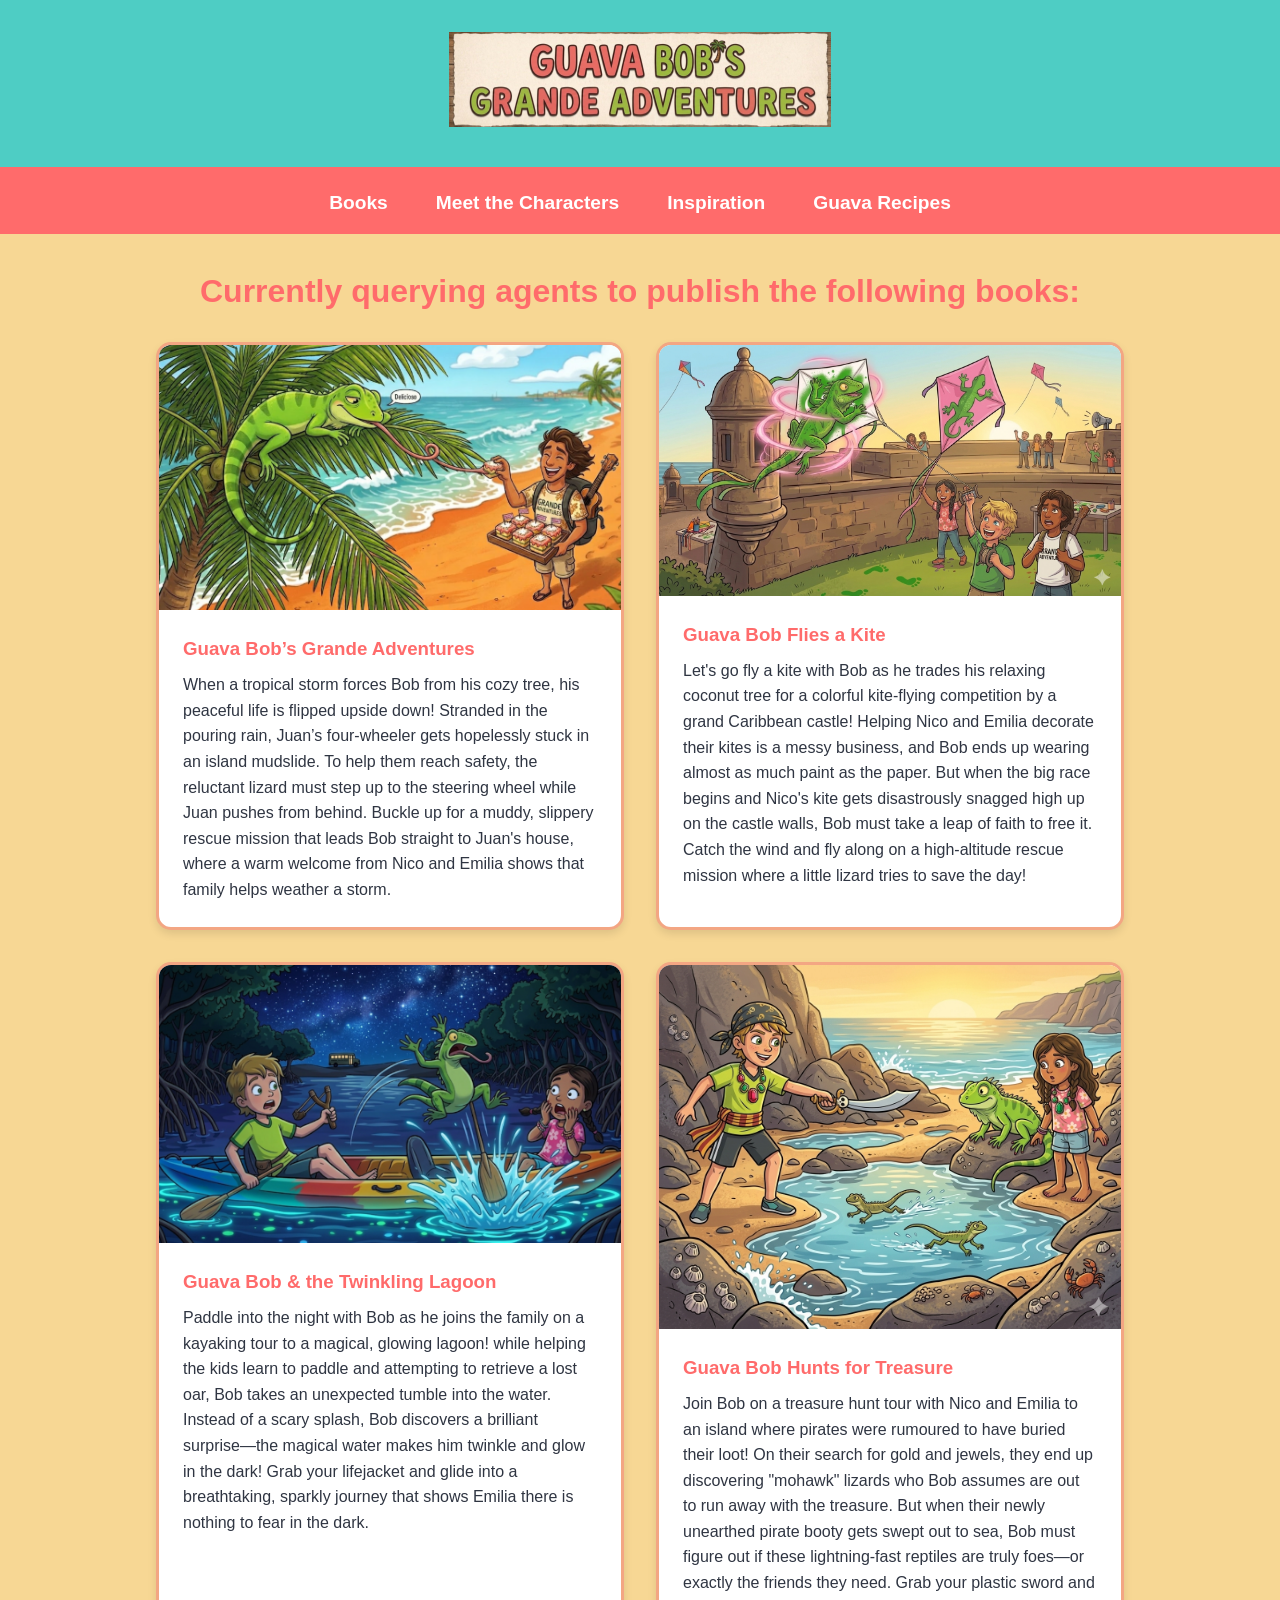
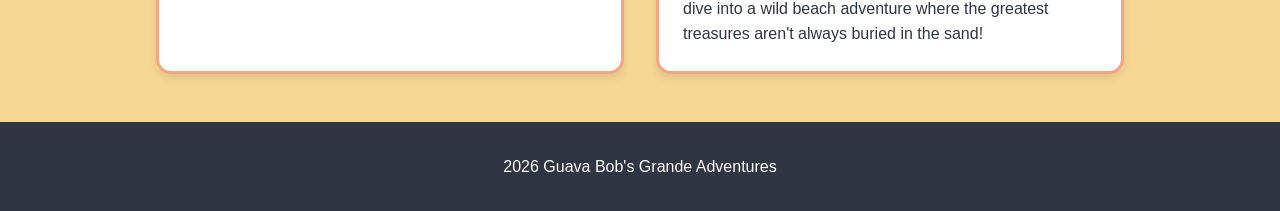
<file: index.html>
<!DOCTYPE html>
<html lang="en">
<head>
    <meta charset="UTF-8">
    <meta name="viewport" content="width=device-width, initial-scale=1.0">
    <title>Guava Bob's Grande Adventures - Books</title>
    <link rel="stylesheet" href="style.css">
</head>
<body>
    <header>
        <img src="images/Guava Bob Main Title.png" alt="Guava Bob's Grande Adventures" class="logo">
    </header>

    <nav>
        <ul>
            <li><a href="index.html">Books</a></li>
            <li><a href="characters.html">Meet the Characters</a></li>
            <li><a href="inspiration.html">Inspiration</a></li>
            <li><a href="recipes.html">Guava Recipes</a></li>
        </ul>
    </nav>

    <main>
        <h1>Currently querying agents to publish the following books:</h1>
        <div class="card-container">
            <!-- Book 1 -->
            <div class="card">
                <img src="images/bookcover/GuavaBobGrandeIAdventures.png" alt="Guava Bob’s Grande Adventures">
                <div class="card-content">
                    <h3>Guava Bob’s Grande Adventures</h3>
                    <p>When a tropical storm forces Bob from his cozy tree, his peaceful life is flipped upside down! Stranded in the pouring rain, Juan’s four-wheeler gets hopelessly stuck in an island mudslide. To help them reach safety, the reluctant lizard must step up to the steering wheel while Juan pushes from behind. Buckle up for a muddy, slippery rescue mission that leads Bob straight to Juan's house, where a warm welcome from Nico and Emilia shows that family helps weather a storm.</p>
                 </div>
            </div>

            <!-- Book 2 -->
            <div class="card">
                <img src="images/bookcover/kiteflyingCover.png" alt="Guava Bob Flies a Kite">
                <div class="card-content">
                    <h3>Guava Bob Flies a Kite</h3>
                     <p>Let's go fly a kite with Bob as he trades his relaxing coconut tree for a colorful kite-flying competition by a grand Caribbean castle! Helping Nico and Emilia decorate their kites is a messy business, and Bob ends up wearing almost as much paint as the paper. But when the big race begins and Nico's kite gets disastrously snagged high up on the castle walls, Bob must take a leap of faith to free it. Catch the wind and fly along on a high-altitude rescue mission where a little lizard tries to save the day!</p>
               </div>
            </div>

            <!-- Book 3 -->
            <div class="card">
                <img src="images/bookcover/GuavaBobAndTheTwinklingLagoon.png" alt="Guava Bob & the Twinkling Lagoon">
                <div class="card-content">
                    <h3>Guava Bob & the Twinkling Lagoon</h3>
                    <p>Paddle into the night with Bob as he joins the family on a kayaking tour to a magical, glowing lagoon! while helping the kids learn to paddle and attempting to retrieve a lost oar, Bob takes an unexpected tumble into the water. Instead of a scary splash, Bob discovers a brilliant surprise—the magical water makes him twinkle and glow in the dark! Grab your lifejacket and glide into a breathtaking, sparkly journey that shows Emilia there is nothing to fear in the dark.</p>
                </div>
            </div>

            <!-- Book 4 -->
            <div class="card">
                <img src="images/bookcover/TreasureHuntCover.png" alt="Guava Bob Hunts for Treasure">
                <div class="card-content">
                    <h3>Guava Bob Hunts for Treasure</h3>
                    <p>Join Bob on a treasure hunt tour with Nico and Emilia to an island where pirates were rumoured to have buried their loot! On their search for gold and jewels, they end up discovering "mohawk" lizards who Bob assumes are out to run away with the treasure. But when their newly unearthed pirate booty gets swept out to sea, Bob must figure out if these lightning-fast reptiles are truly foes—or exactly the friends they need. Grab your plastic sword and dive into a wild beach adventure where the greatest treasures aren't always buried in the sand!</p>
                </div>
            </div>
        </div>
    </main>

    <footer>
        <p> 2026 Guava Bob's Grande Adventures</p>
    </footer>
</body>
</html>
</file>
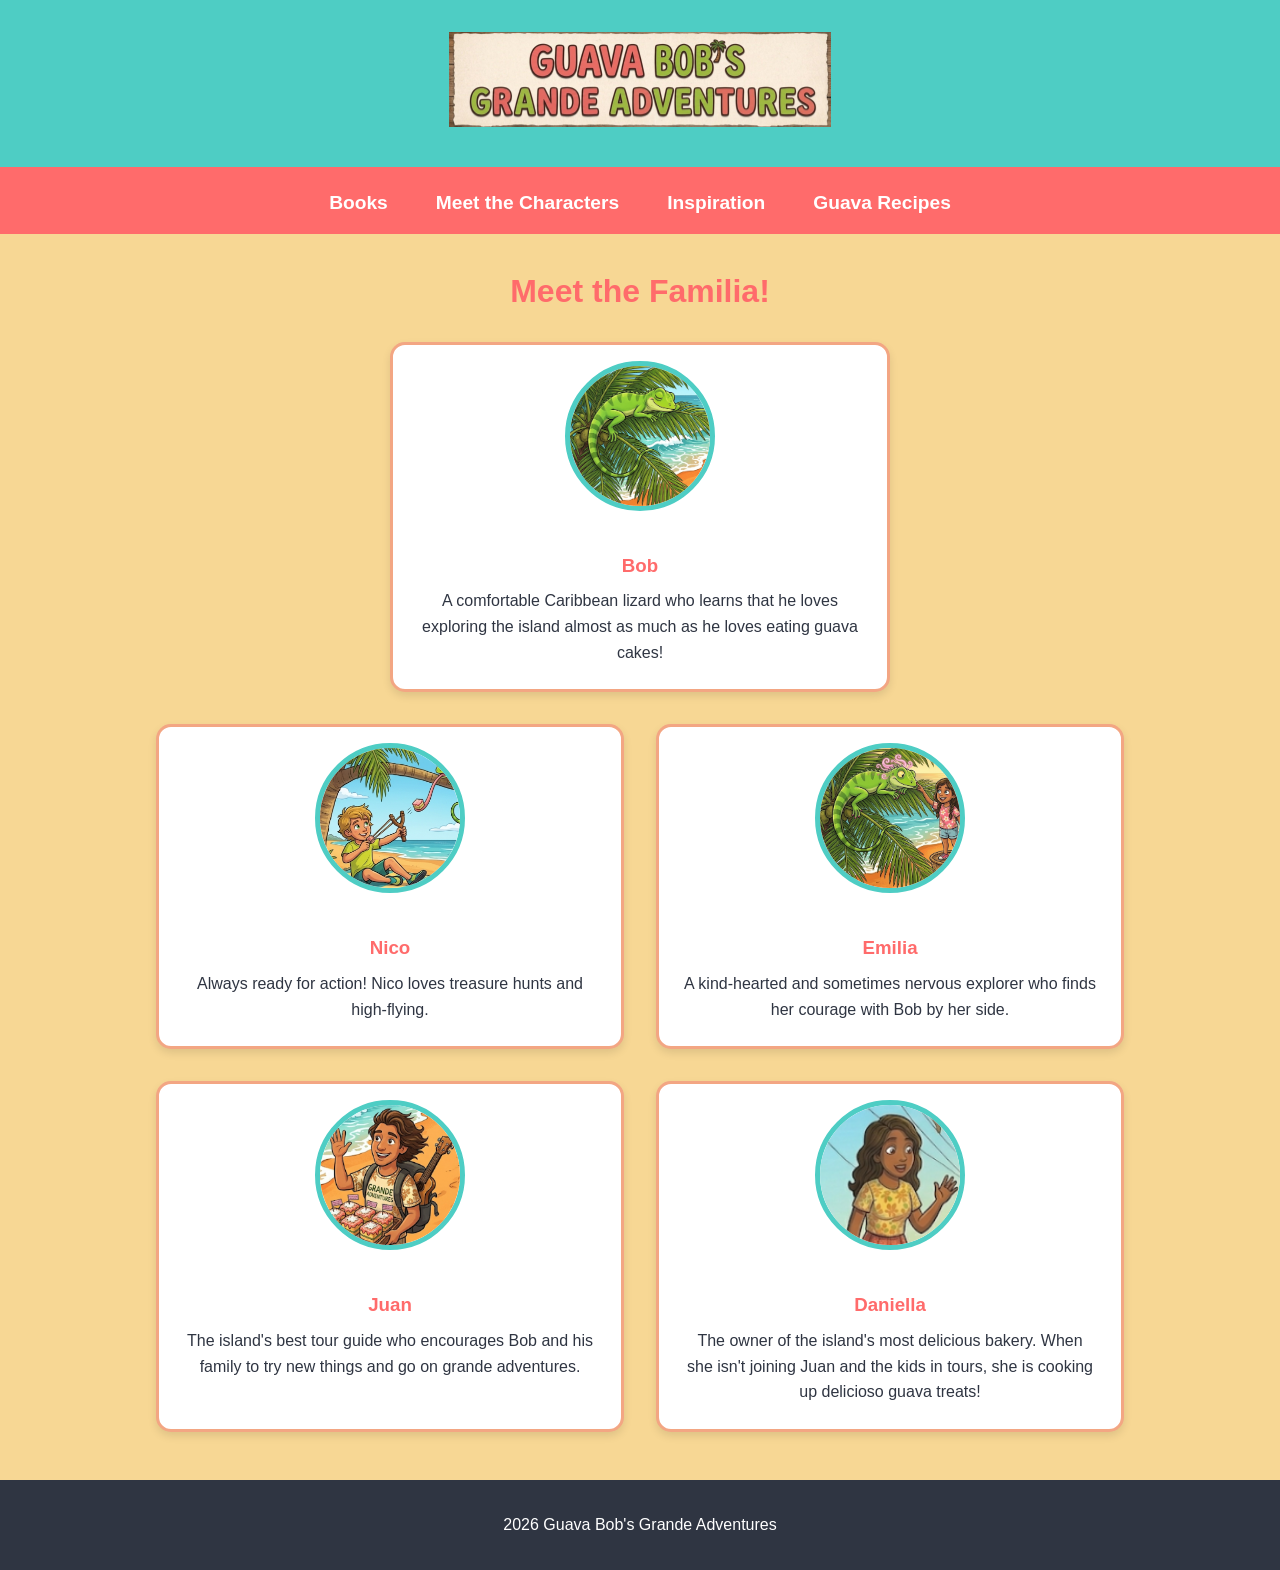
<file: characters.html>
<!DOCTYPE html>
<html lang="en">
<head>
    <meta charset="UTF-8">
    <meta name="viewport" content="width=device-width, initial-scale=1.0">
    <title>Meet the Characters - Guava Bob's Grande Adventures</title>
    <link rel="stylesheet" href="style.css">
    <style>
        .character-grid {
            display: grid;
            grid-template-columns: 1fr 1fr;
            gap: 2rem;
        }
        .character-card.featured {
            grid-column: 1 / -1;
            max-width: 500px;
            margin: 0 auto;
        }
        @media (max-width: 600px) {
            .character-grid {
                grid-template-columns: 1fr;
            }
        }
    </style>
</head>
<body>
    <header>
        <img src="images/Guava Bob Main Title.png" alt="Guava Bob's Grande Adventures" class="logo">
    </header>

    <nav>
        <ul>
            <li><a href="index.html">Books</a></li>
            <li><a href="characters.html">Meet the Characters</a></li>
            <li><a href="inspiration.html">Inspiration</a></li>
            <li><a href="recipes.html">Guava Recipes</a></li>
        </ul>
    </nav>

    <main>
        <h1>Meet the Familia!</h1>
        <div class="character-grid">
            <!-- Bob (Top) -->
            <div class="character-card card featured">
                <img src="images/characters/GuavaBobInTree.png" alt="Bob">
                <div class="card-content">
                    <h3>Bob</h3>
                    <p>A comfortable Caribbean lizard who learns that he loves exploring the island almost as much as he loves eating guava cakes!</p>
                </div>
            </div>

            <!-- Nico and Emilia (Middle) -->
            <div class="character-card card">
                <img src="images/characters/NicoSlingshotGuavacakes.png" alt="Nico">
                <div class="card-content">
                    <h3>Nico</h3>
                    <p>Always ready for action! Nico loves treasure hunts and high-flying.</p>
                </div>
            </div>

            <div class="character-card card">
                <img src="images/characters/EmiliaBoopingBobPaintedNails.png" alt="Emilia">
                <div class="card-content">
                    <h3>Emilia</h3>
                    <p>A kind-hearted and sometimes nervous explorer who finds her courage with Bob by her side.</p>
                </div>
            </div>

            <!-- Juan and Daniella (Bottom) -->
            <div class="character-card card">
                <img src="images/characters/JuanBeachHoldingGuavaCakes.png" alt="Juan">
                <div class="card-content">
                    <h3>Juan</h3>
                    <p>The island's best tour guide who encourages Bob and his family to try new things and go on grande adventures.</p>
                </div>
            </div>

            <div class="character-card card">
                <img src="images/characters/DaniellaHeadshot.png" alt="Daniella">
                <div class="card-content">
                    <h3>Daniella</h3>
                    <p>The owner of the island's most delicious bakery. When she isn't joining Juan and the kids in tours, she is cooking up delicioso guava treats!</p>
                </div>
            </div>
        </div>
    </main>

    <footer>
        <p> 2026 Guava Bob's Grande Adventures</p>
    </footer>
</body>
</html>
</file>
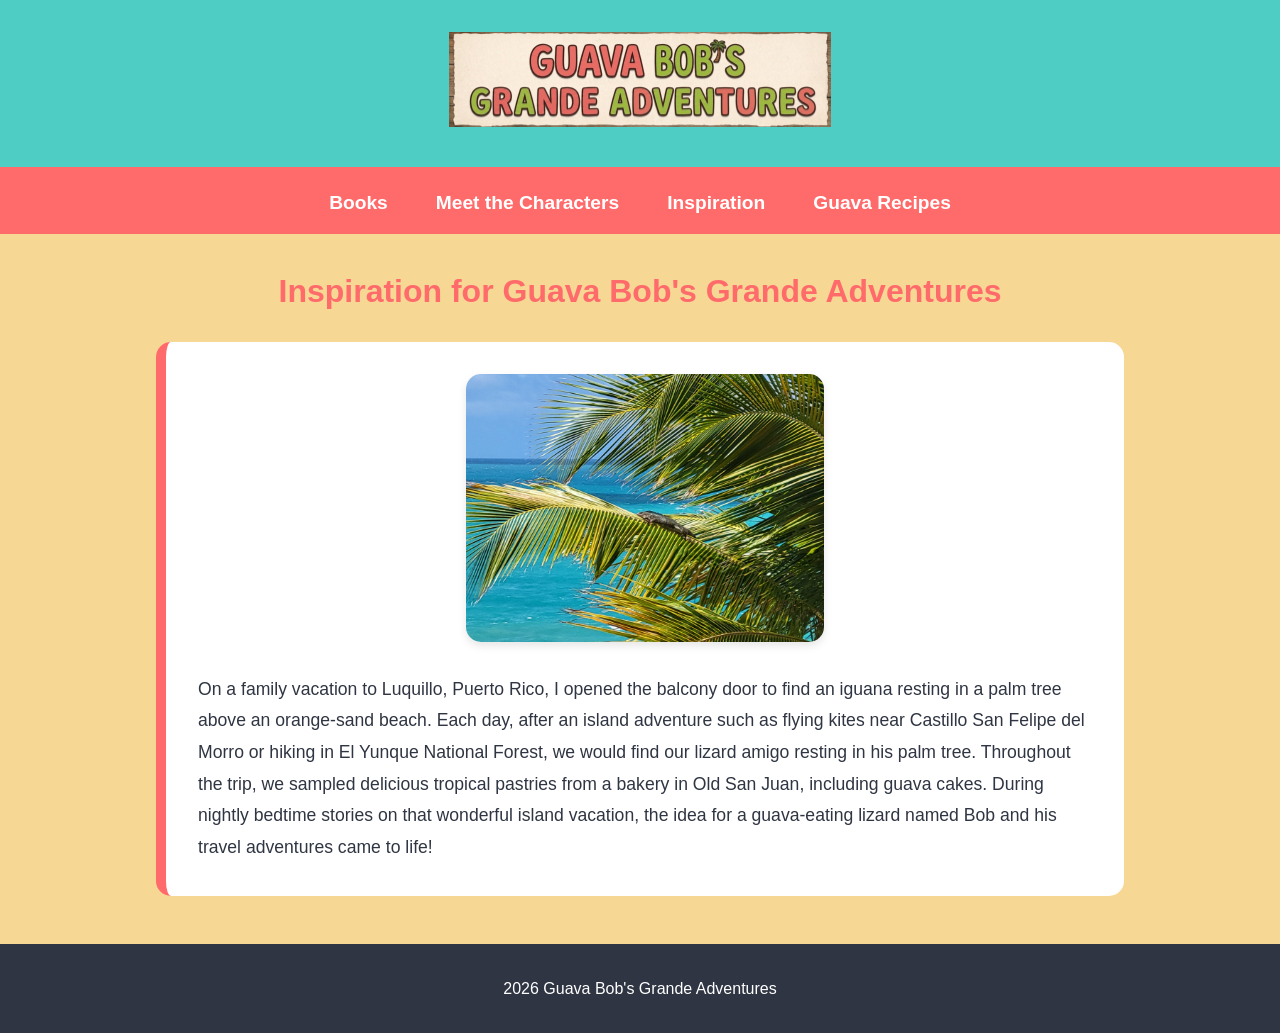
<file: inspiration.html>
<!DOCTYPE html>
<html lang="en">
<head>
    <meta charset="UTF-8">
    <meta name="viewport" content="width=device-width, initial-scale=1.0">
    <title>Inspiration - Guava Bob's Grande Adventures</title>
    <link rel="stylesheet" href="style.css">
    <style>
        .inspiration-container {
            display: flex;
            flex-direction: column;
            align-items: center;
            gap: 2rem;
            background: var(--white);
            padding: 2rem;
            border-radius: 15px;
            border-left: 10px solid var(--guava-pink);
        }
        .inspiration-image {
            max-width: 40%;
            height: auto;
            border-radius: 15px;
            box-shadow: 0 4px 8px rgba(0,0,0,0.1);
        }
        .inspiration-text {
            font-size: 1.1rem;
            line-height: 1.8;
        }
    </style>
</head>
<body>
    <header>
        <img src="images/Guava Bob Main Title.png" alt="Guava Bob's Grande Adventures" class="logo">
    </header>

    <nav>
        <ul>
            <li><a href="index.html">Books</a></li>
            <li><a href="characters.html">Meet the Characters</a></li>
            <li><a href="inspiration.html">Inspiration</a></li>
            <li><a href="recipes.html">Guava Recipes</a></li>
        </ul>
    </nav>

    <main>
        <h1>Inspiration for Guava Bob's Grande Adventures</h1>
        <div class="inspiration-container">
            <img src="images/characters/guavaBobREALPhoto.jpg" alt="The REAL Guava Bob" class="inspiration-image">
            <div class="inspiration-text">
                <p>On a family vacation to Luquillo, Puerto Rico, I opened the balcony door to find an iguana resting in a palm tree above an orange-sand beach. Each day, after an island adventure such as flying kites near Castillo San Felipe del Morro or hiking in El Yunque National Forest, we would find our lizard amigo resting in his palm tree. Throughout the trip, we sampled delicious tropical pastries from a bakery in Old San Juan, including guava cakes. During nightly bedtime stories on that wonderful island vacation, the idea for a guava-eating lizard named Bob and his travel adventures came to life!</p>
            </div>
        </div>
    </main>

    <footer>
        <p> 2026 Guava Bob's Grande Adventures</p>
    </footer>
</body>
</html>
</file>
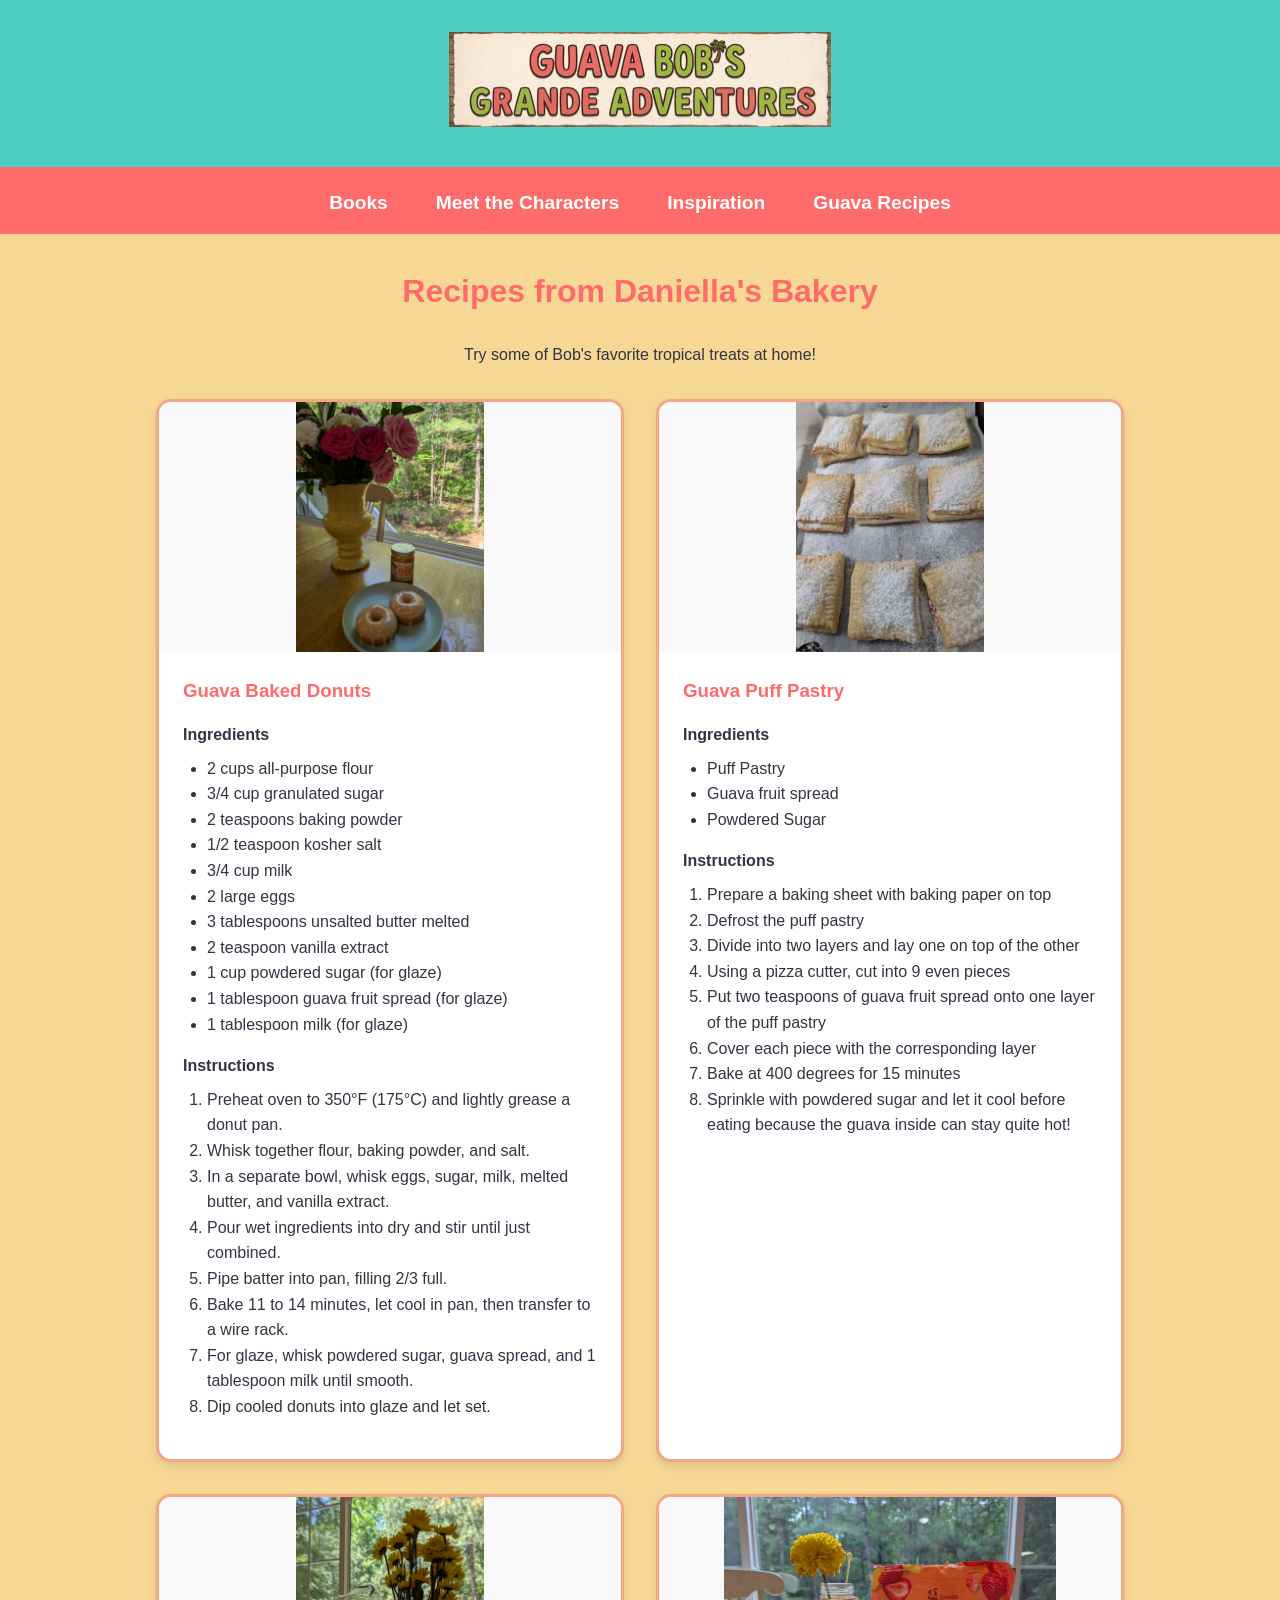
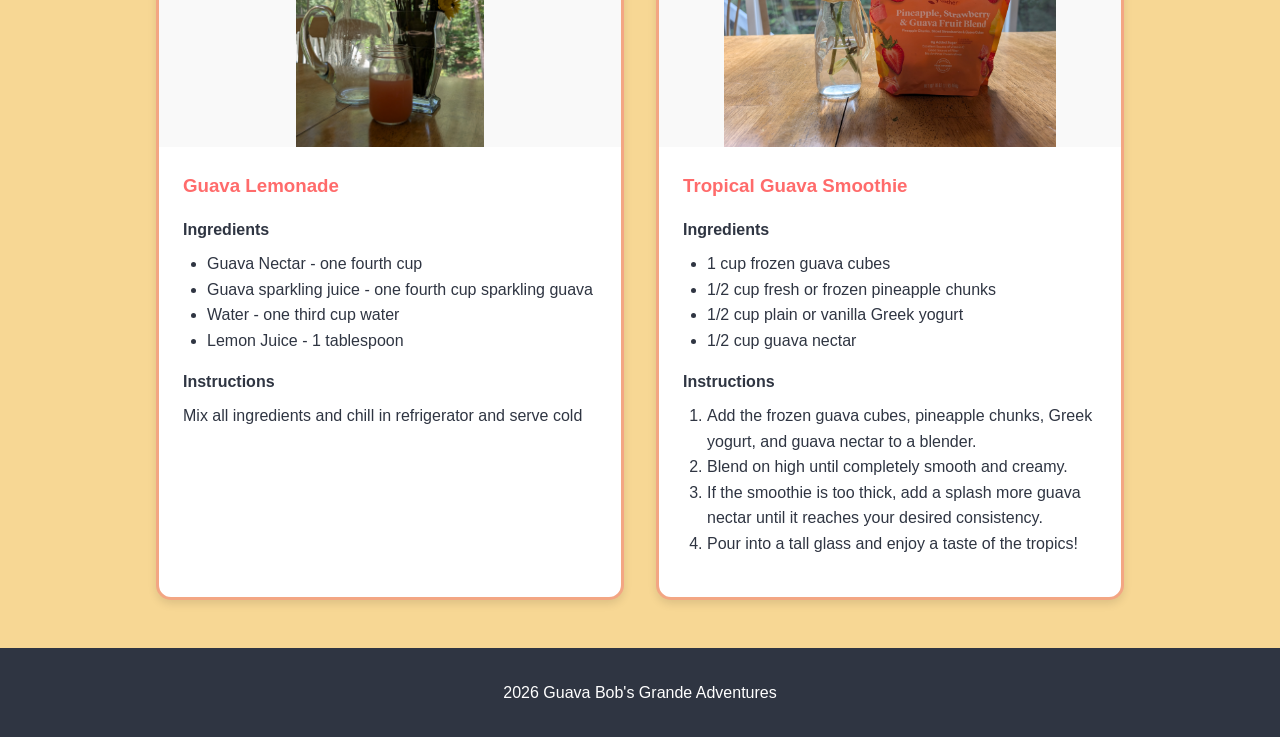
<file: recipes.html>
<!DOCTYPE html>
<html lang="en">
<head>
    <meta charset="UTF-8">
    <meta name="viewport" content="width=device-width, initial-scale=1.0">
    <title>Recipes from Daniella's Bakery - Guava Bob's Grande Adventures</title>
    <link rel="stylesheet" href="style.css">
    <style>
        .recipe-grid {
            display: grid;
            grid-template-columns: 1fr 1fr;
            gap: 2rem;
        }
        .recipe-card {
            background-color: var(--white);
            border-radius: 15px;
            overflow: hidden;
            box-shadow: 0 4px 8px rgba(0,0,0,0.1);
            border: 3px solid var(--sand-orange);
            display: flex;
            flex-direction: column;
        }
        .recipe-card img {
            width: 100%;
            height: 250px;
            object-fit: contain;
            background-color: #f9f9f9;
        }
        .recipe-details {
            padding: 1.5rem;
        }
        .recipe-details h3 {
            color: var(--guava-pink);
            margin-bottom: 1rem;
        }
        .recipe-details h4 {
            margin-top: 1rem;
            margin-bottom: 0.5rem;
            color: var(--tropical-dark);
        }
        .recipe-details ul, .recipe-details ol {
            margin-left: 1.5rem;
            margin-bottom: 1rem;
        }
        @media (max-width: 800px) {
            .recipe-grid {
                grid-template-columns: 1fr;
            }
        }
    </style>
</head>
<body>
    <header>
        <img src="images/Guava Bob Main Title.png" alt="Guava Bob's Grande Adventures" class="logo">
    </header>

    <nav>
        <ul>
            <li><a href="index.html">Books</a></li>
            <li><a href="characters.html">Meet the Characters</a></li>
            <li><a href="inspiration.html">Inspiration</a></li>
            <li><a href="recipes.html">Guava Recipes</a></li>
        </ul>
    </nav>

    <main>
        <h1>Recipes from Daniella's Bakery</h1>
        <p style="text-align: center; margin-bottom: 2rem;">Try some of Bob's favorite tropical treats at home!</p>
        
        <div class="recipe-grid">
            <!-- Guava Baked Donuts -->
            <div class="recipe-card">
                <img src="images/recipe/donuts.jpg" alt="Guava Baked Donuts">
                <div class="recipe-details">
                    <h3>Guava Baked Donuts</h3>
                    <h4>Ingredients</h4>
                    <ul>
                        <li>2 cups all-purpose flour</li>
                        <li>3/4 cup granulated sugar</li>
                        <li>2 teaspoons baking powder</li>
                        <li>1/2 teaspoon kosher salt</li>
                        <li>3/4 cup milk</li>
                        <li>2 large eggs</li>
                        <li>3 tablespoons unsalted butter melted</li>
                        <li>2 teaspoon vanilla extract</li>
                        <li>1 cup powdered sugar (for glaze)</li>
                        <li>1 tablespoon guava fruit spread (for glaze)</li>
                        <li>1 tablespoon milk (for glaze)</li>
                    </ul>
                    <h4>Instructions</h4>
                    <ol>
                        <li>Preheat oven to 350°F (175°C) and lightly grease a donut pan.</li>
                        <li>Whisk together flour, baking powder, and salt.</li>
                        <li>In a separate bowl, whisk eggs, sugar, milk, melted butter, and vanilla extract.</li>
                        <li>Pour wet ingredients into dry and stir until just combined.</li>
                        <li>Pipe batter into pan, filling 2/3 full.</li>
                        <li>Bake 11 to 14 minutes, let cool in pan, then transfer to a wire rack.</li>
                        <li>For glaze, whisk powdered sugar, guava spread, and 1 tablespoon milk until smooth.</li>
                        <li>Dip cooled donuts into glaze and let set.</li>
                    </ol>
                </div>
            </div>

            <!-- Guava Puff Pastry -->
            <div class="recipe-card">
                <img src="images/recipe/guavaCakesFinished.jpg" alt="Guava Puff Pastry">
                <div class="recipe-details">
                    <h3>Guava Puff Pastry</h3>
                    <h4>Ingredients</h4>
                    <ul>
                        <li>Puff Pastry</li>
                        <li>Guava fruit spread</li>
                        <li>Powdered Sugar</li>
                    </ul>
                    <h4>Instructions</h4>
                    <ol>
                        <li>Prepare a baking sheet with baking paper on top</li>
                        <li>Defrost the puff pastry</li>
                        <li>Divide into two layers and lay one on top of the other</li>
                        <li>Using a pizza cutter, cut into 9 even pieces</li>
                        <li>Put two teaspoons of guava fruit spread onto one layer of the puff pastry</li>
                        <li>Cover each piece with the corresponding layer</li>
                        <li>Bake at 400 degrees for 15 minutes</li>
                        <li>Sprinkle with powdered sugar and let it cool before eating because the guava inside can stay quite hot!</li>
                    </ol>
                </div>
            </div>

            <!-- Guava Lemonade -->
            <div class="recipe-card">
                <img src="images/recipe/guavaLemondateDone.jpg" alt="Guava Lemonade">
                <div class="recipe-details">
                    <h3>Guava Lemonade</h3>
                    <h4>Ingredients</h4>
                    <ul>
                        <li>Guava Nectar - one fourth cup</li>
                        <li>Guava sparkling juice - one fourth cup sparkling guava</li>
                        <li>Water - one third cup water</li>
                        <li>Lemon Juice - 1 tablespoon</li>
                    </ul>
                    <h4>Instructions</h4>
                    <p>Mix all ingredients and chill in refrigerator and serve cold</p>
                </div>
            </div>

            <!-- Guava Smoothie -->
            <div class="recipe-card">
                <img src="images/recipe/guavasmoothie.jpg" alt="Guava Smoothie">
                <div class="recipe-details">
                    <h3>Tropical Guava Smoothie</h3>
                    <h4>Ingredients</h4>
                    <ul>
                        <li>1 cup frozen guava cubes</li>
                        <li>1/2 cup fresh or frozen pineapple chunks</li>
                        <li>1/2 cup plain or vanilla Greek yogurt</li>
                        <li>1/2 cup guava nectar</li>
                    </ul>
                    <h4>Instructions</h4>
                    <ol>
                        <li>Add the frozen guava cubes, pineapple chunks, Greek yogurt, and guava nectar to a blender.</li>
                        <li>Blend on high until completely smooth and creamy.</li>
                        <li>If the smoothie is too thick, add a splash more guava nectar until it reaches your desired consistency.</li>
                        <li>Pour into a tall glass and enjoy a taste of the tropics!</li>
                    </ol>
                </div>
            </div>
        </div>
    </main>

    <footer>
        <p> 2026 Guava Bob's Grande Adventures</p>
    </footer>
</body>
</html>
</file>
<file: style.css>
:root {
    --guava-pink: #FF6B6B;
    --lizard-green: #4ECDC4;
    --sand-tan: #F7D794;
    --sand-orange: #F3A683;
    --tropical-dark: #2F3542;
    --white: #FFFFFF;
}

* {
    box-sizing: border-box;
    margin: 0;
    padding: 0;
}

body {
    font-family: 'Arial Rounded MT Bold', 'Helvetica Rounded', 'Trebuchet MS', sans-serif;
    background-color: var(--sand-tan);
    color: var(--tropical-dark);
    line-height: 1.6;
}

header {
    background-color: var(--lizard-green);
    padding: 2rem;
    text-align: center;
    border-bottom: 5px solid var(--guava-pink);
}

.logo {
    max-width: 600px;
    height: auto;
}

nav {
    background-color: var(--guava-pink);
    padding: 1rem;
    position: sticky;
    top: 0;
    z-index: 1000;
}

nav ul {
    list-style: none;
    display: flex;
    justify-content: center;
    flex-wrap: wrap;
}

nav ul li {
    margin: 0 1.5rem;
}

nav ul li a {
    color: var(--white);
    text-decoration: none;
    font-weight: bold;
    font-size: 1.2rem;
}

nav ul li a:hover {
    color: var(--tropical-dark);
}

main {
    max-width: 1000px;
    margin: 2rem auto;
    padding: 0 1rem;
}

h1, h2 {
    color: var(--guava-pink);
    margin-bottom: 1.5rem;
    text-align: center;
}

.card-container {
    display: grid;
    grid-template-columns: repeat(2, 1fr); 
    gap: 2rem;
}

.card {
    background-color: var(--white);
    border-radius: 15px;
    overflow: hidden;
    box-shadow: 0 4px 8px rgba(0,0,0,0.1);
    border: 3px solid var(--sand-orange);
    transition: transform 0.3s ease;
}

.card:hover {
    transform: translateY(-5px);
}

.card img {
    width: 100%;
    height: auto;
    display: block;
}

.card-content {
    padding: 1.5rem;
}

.card-content h3 {
    color: var(--guava-pink);
    margin-bottom: 0.5rem;
}

.recipe-placeholder, .image-placeholder {
    background-color: #eee;
    height: 200px;
    display: flex;
    align-items: center;
    justify-content: center;
    color: #888;
    font-style: italic;
}

footer {
    text-align: center;
    padding: 2rem;
    background-color: var(--tropical-dark);
    color: var(--white);
    margin-top: 3rem;
}

/* Character Specific Styles */
.character-grid {
    display: grid;
    grid-template-columns: repeat(auto-fit, minmax(200px, 1fr));
    gap: 2rem;
}

.character-card img {
    border-radius: 50%;
    width: 150px;
    height: 150px;
    object-fit: cover;
    margin: 1rem auto;
    border: 5px solid var(--lizard-green);
}

.character-card {
    text-align: center;
}

/* Inspiration Page */
.bio-section {
    background: var(--white);
    padding: 2rem;
    border-radius: 15px;
    border-left: 10px solid var(--guava-pink);
}

@media (max-width: 600px) {
    nav ul li {
        margin: 0.5rem;
    }
}
</file>
